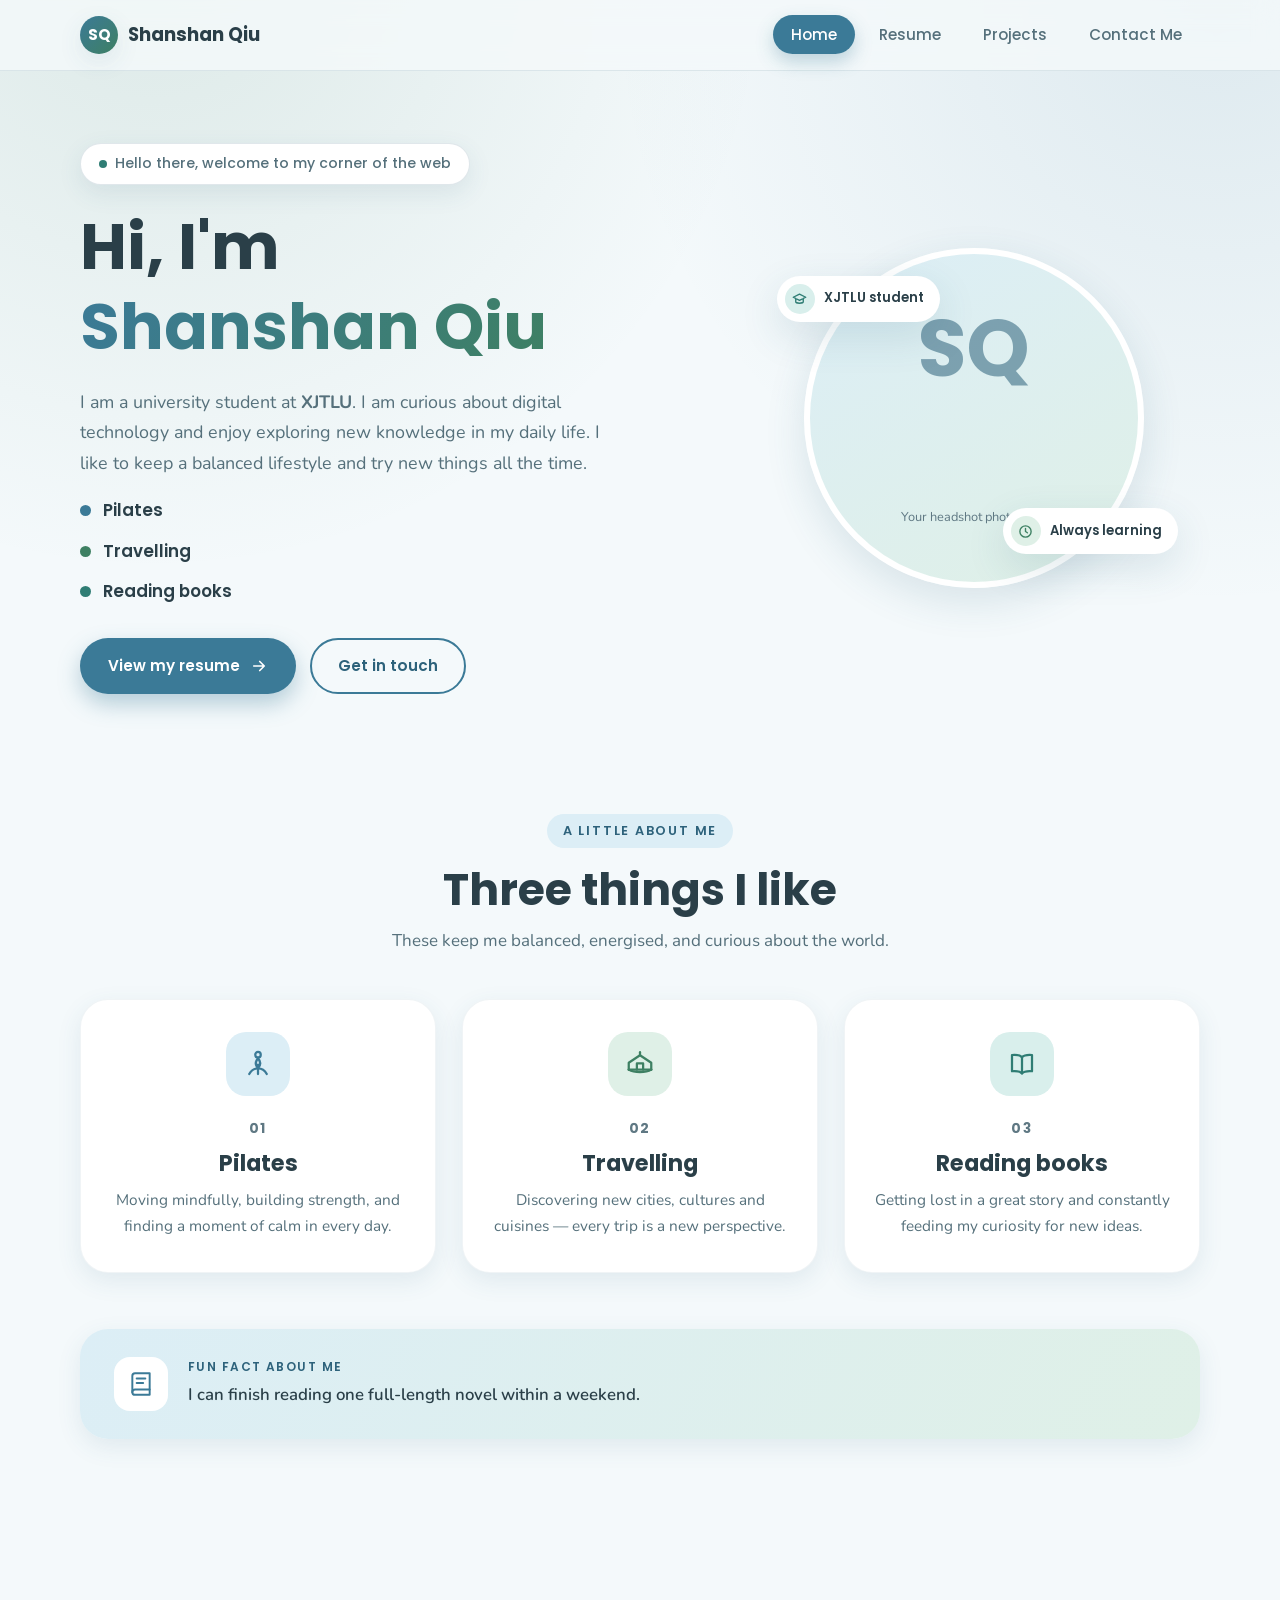
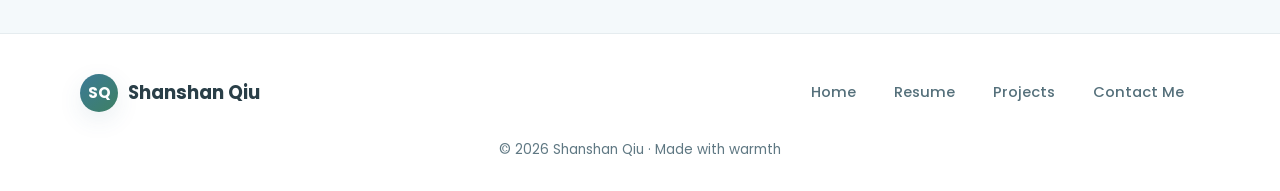
<file: index.html>
<!DOCTYPE html>
<html lang="en">
<head>
  <meta charset="UTF-8">
  <meta name="viewport" content="width=device-width, initial-scale=1.0">
  <title>Shanshan Qiu · Personal Website</title>
  <meta name="description" content="Hello, I'm Shanshan Qiu — a university student at XJTLU who loves Pilates, travelling and reading.">
  <link rel="preconnect" href="https://fonts.googleapis.com">
  <link rel="preconnect" href="https://fonts.gstatic.com" crossorigin>
  <link href="https://fonts.googleapis.com/css2?family=Nunito:wght@400;500;600;700&family=Poppins:wght@500;600;700&display=swap" rel="stylesheet">
  <link rel="stylesheet" href="css/styles.css">
</head>
<body>

  <!-- ===== Header / navigation ===== -->
  <header class="site-header">
    <div class="container nav">
      <a class="logo" href="index.html">
        <span class="logo-mark">SQ</span>
        Shanshan Qiu
      </a>

      <button class="nav-toggle" aria-label="Toggle menu" aria-expanded="false">
        <span></span>
      </button>

      <ul class="nav-links" id="navLinks">
        <li><a href="index.html" class="active">Home</a></li>
        <li><a href="resume.html">Resume</a></li>
        <li><a href="projects.html">Projects</a></li>
        <li><a href="contact.html">Contact Me</a></li>
      </ul>
    </div>
  </header>

  <main>
    <!-- ===== Hero ===== -->
    <section class="hero">
      <div class="container hero-grid">
        <div class="hero-text reveal">
          <span class="hello-tag"><span class="dot"></span> Hello there, welcome to my corner of the web</span>
          <h1>Hi, I'm <span class="accent">Shanshan&nbsp;Qiu</span></h1>
          <p class="lead">
            I am a university student at <strong>XJTLU</strong>. I am curious about
            digital technology and enjoy exploring new knowledge in my daily life.
            I like to keep a balanced lifestyle and try new things all the time.
          </p>

          <ul class="hobby-list">
            <li class="h-pilates">Pilates</li>
            <li class="h-travel">Travelling</li>
            <li class="h-read">Reading books</li>
          </ul>

          <div class="hero-actions">
            <a class="btn btn-primary" href="resume.html">
              View my resume
              <svg viewBox="0 0 24 24" fill="none" stroke="currentColor" stroke-width="2.2" stroke-linecap="round" stroke-linejoin="round"><path d="M5 12h14M13 6l6 6-6 6"/></svg>
            </a>
            <a class="btn btn-outline" href="contact.html">Get in touch</a>
          </div>
        </div>

        <div class="hero-photo reveal">
          <div class="headshot">
            <div class="headshot-circle">
              <!-- ============================================================
                   YOUR HEADSHOT:
                   Replace the placeholder below by adding your photo file to
                   the "assets" folder (e.g. assets/headshot.jpg) and then
                   uncomment this line (and delete the .headshot-initials div):
                   <img class="headshot-img" src="assets/headshot.jpg" alt="Portrait of Shanshan Qiu">
                   ============================================================ -->
              <span class="headshot-initials">SQ</span>
              <span class="headshot-hint">Your headshot photo here</span>
            </div>

            <span class="headshot-badge b1">
              <span class="emoji-dot" style="background:var(--sage-soft);color:var(--sage);">
                <svg viewBox="0 0 24 24" width="15" height="15" fill="none" stroke="currentColor" stroke-width="2.2" stroke-linecap="round" stroke-linejoin="round"><path d="M22 10L12 5 2 10l10 5 10-5zM6 12v5c0 1 2.7 2.5 6 2.5s6-1.5 6-2.5v-5"/></svg>
              </span>
              XJTLU student
            </span>
            <span class="headshot-badge b2">
              <span class="emoji-dot" style="background:var(--gold-soft);color:var(--gold);">
                <svg viewBox="0 0 24 24" width="15" height="15" fill="none" stroke="currentColor" stroke-width="2.2" stroke-linecap="round" stroke-linejoin="round"><circle cx="12" cy="12" r="9"/><path d="M12 7v5l3 2"/></svg>
              </span>
              Always learning
            </span>
          </div>
        </div>
      </div>
    </section>

    <!-- ===== Three things I like ===== -->
    <section class="section">
      <div class="container">
        <div class="section-head reveal">
          <span class="eyebrow">A little about me</span>
          <h2>Three things I like</h2>
          <p>These keep me balanced, energised, and curious about the world.</p>
        </div>

        <div class="likes-grid">
          <article class="card like-card reveal">
            <div class="like-icon coral">
              <!-- Pilates icon -->
              <svg viewBox="0 0 24 24" fill="none" stroke="currentColor" stroke-width="1.8" stroke-linecap="round" stroke-linejoin="round">
                <circle cx="12" cy="4.5" r="2.2"/>
                <path d="M12 7.5c-2.2 2.4-2.2 5.5 0 8 2.2-2.5 2.2-5.6 0-8z"/>
                <path d="M5 20c1.6-3 4-4.5 7-4.5s5.4 1.5 7 4.5"/>
                <path d="M12 12.5V20"/>
              </svg>
            </div>
            <span class="like-num">01</span>
            <h3>Pilates</h3>
            <p>Moving mindfully, building strength, and finding a moment of calm in every day.</p>
          </article>

          <article class="card like-card reveal">
            <div class="like-icon gold">
              <!-- Travelling icon -->
              <svg viewBox="0 0 24 24" fill="none" stroke="currentColor" stroke-width="1.8" stroke-linecap="round" stroke-linejoin="round">
                <path d="M21 16.5c-2.3 1.4-5.2 2-9 2s-6.7-.6-9-2"/>
                <path d="M3 16.5h18"/>
                <path d="M3 16.5V11l9-6 9 6v5.5"/>
                <path d="M9.5 16.5v-5h5v5"/>
                <path d="M12 5V2.5"/>
              </svg>
            </div>
            <span class="like-num">02</span>
            <h3>Travelling</h3>
            <p>Discovering new cities, cultures and cuisines — every trip is a new perspective.</p>
          </article>

          <article class="card like-card reveal">
            <div class="like-icon sage">
              <!-- Reading books icon -->
              <svg viewBox="0 0 24 24" fill="none" stroke="currentColor" stroke-width="1.8" stroke-linecap="round" stroke-linejoin="round">
                <path d="M12 6.5C10.5 5 8 4.5 4 4.8v13c4-.3 6.5.2 8 1.7 1.5-1.5 4-2 8-1.7v-13c-4-.3-6.5.2-8 1.7z"/>
                <path d="M12 6.5v13"/>
              </svg>
            </div>
            <span class="like-num">03</span>
            <h3>Reading books</h3>
            <p>Getting lost in a great story and constantly feeding my curiosity for new ideas.</p>
          </article>
        </div>

        <!-- Fun fact -->
        <div class="funfact reveal" style="margin-top:56px;">
          <div class="funfact-icon">
            <svg viewBox="0 0 24 24" fill="none" stroke="currentColor" stroke-width="1.8" stroke-linecap="round" stroke-linejoin="round">
              <path d="M4 19.5A2.5 2.5 0 0 1 6.5 17H20"/>
              <path d="M6.5 2H20v20H6.5A2.5 2.5 0 0 1 4 19.5v-15A2.5 2.5 0 0 1 6.5 2z"/>
              <path d="M8 7h8M8 11h6"/>
            </svg>
          </div>
          <div>
            <small>Fun fact about me</small>
            <p>I can finish reading one full-length novel within a weekend.</p>
          </div>
        </div>
      </div>
    </section>
  </main>

  <!-- ===== Footer ===== -->
  <footer class="site-footer">
    <div class="container footer-inner">
      <a class="logo" href="index.html">
        <span class="logo-mark">SQ</span>
        Shanshan Qiu
      </a>
      <ul class="footer-links">
        <li><a href="index.html">Home</a></li>
        <li><a href="resume.html">Resume</a></li>
        <li><a href="projects.html">Projects</a></li>
        <li><a href="contact.html">Contact Me</a></li>
      </ul>
      <p class="copyright">© <span id="year"></span> Shanshan Qiu · Made with warmth</p>
    </div>
  </footer>

  <script src="js/main.js"></script>
</body>
</html>
</file>
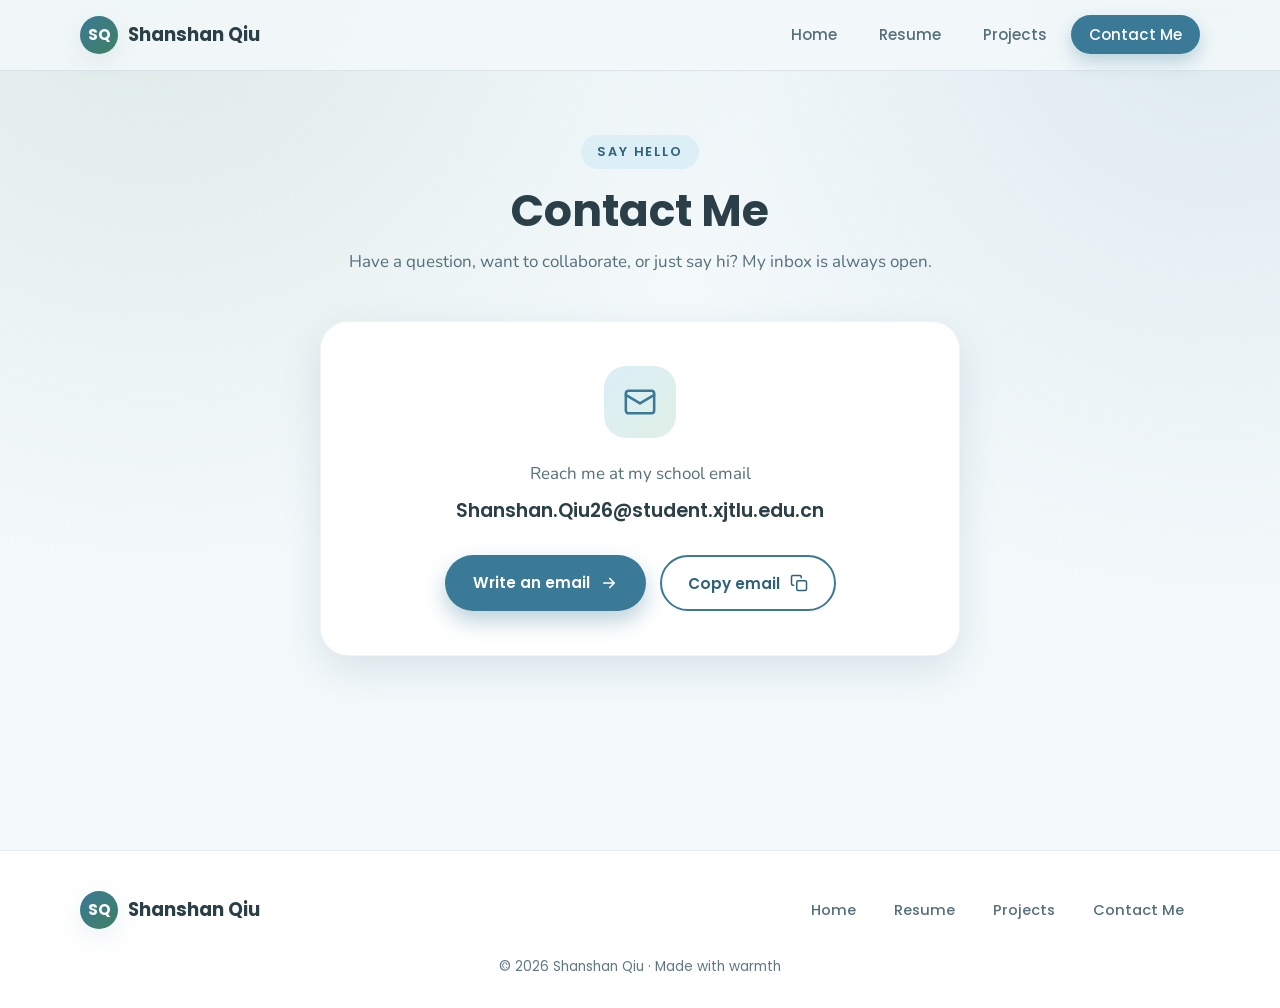
<file: contact.html>
<!DOCTYPE html>
<html lang="en">
<head>
  <meta charset="UTF-8">
  <meta name="viewport" content="width=device-width, initial-scale=1.0">
  <title>Contact Me · Shanshan Qiu</title>
  <meta name="description" content="Get in touch with Shanshan Qiu by email.">
  <link rel="preconnect" href="https://fonts.googleapis.com">
  <link rel="preconnect" href="https://fonts.gstatic.com" crossorigin>
  <link href="https://fonts.googleapis.com/css2?family=Nunito:wght@400;500;600;700&family=Poppins:wght@500;600;700&display=swap" rel="stylesheet">
  <link rel="stylesheet" href="css/styles.css">
</head>
<body>

  <!-- ===== Header / navigation ===== -->
  <header class="site-header">
    <div class="container nav">
      <a class="logo" href="index.html">
        <span class="logo-mark">SQ</span>
        Shanshan Qiu
      </a>

      <button class="nav-toggle" aria-label="Toggle menu" aria-expanded="false">
        <span></span>
      </button>

      <ul class="nav-links" id="navLinks">
        <li><a href="index.html">Home</a></li>
        <li><a href="resume.html">Resume</a></li>
        <li><a href="projects.html">Projects</a></li>
        <li><a href="contact.html" class="active">Contact Me</a></li>
      </ul>
    </div>
  </header>

  <main>
    <section class="section">
      <div class="container">
        <div class="section-head reveal">
          <span class="eyebrow">Say hello</span>
          <h2>Contact Me</h2>
          <p>Have a question, want to collaborate, or just say hi? My inbox is always open.</p>
        </div>

        <div class="contact-wrap reveal">
          <div class="contact-card">
            <div class="mail-icon">
              <svg viewBox="0 0 24 24" fill="none" stroke="currentColor" stroke-width="1.8" stroke-linecap="round" stroke-linejoin="round"><rect x="2" y="4" width="20" height="16" rx="2"/><path d="m22 7-10 6L2 7"/></svg>
            </div>
            <p style="margin-bottom:6px;">Reach me at my school email</p>
            <p class="contact-email">Shanshan.Qiu26@student.xjtlu.edu.cn</p>

            <div class="contact-actions">
              <a class="btn btn-primary" href="mailto:Shanshan.Qiu26@student.xjtlu.edu.cn">
                Write an email
                <svg viewBox="0 0 24 24" fill="none" stroke="currentColor" stroke-width="2.2" stroke-linecap="round" stroke-linejoin="round"><path d="M5 12h14M13 6l6 6-6 6"/></svg>
              </a>
              <button class="btn btn-outline" id="copyEmail" data-email="Shanshan.Qiu26@student.xjtlu.edu.cn" type="button">
                Copy email
                <svg viewBox="0 0 24 24" fill="none" stroke="currentColor" stroke-width="2" stroke-linecap="round" stroke-linejoin="round"><rect x="9" y="9" width="13" height="13" rx="2"/><path d="M5 15H4a2 2 0 0 1-2-2V4a2 2 0 0 1 2-2h9a2 2 0 0 1 2 2v1"/></svg>
              </button>
            </div>
          </div>
        </div>
      </div>
    </section>
  </main>

  <!-- ===== Footer ===== -->
  <footer class="site-footer">
    <div class="container footer-inner">
      <a class="logo" href="index.html">
        <span class="logo-mark">SQ</span>
        Shanshan Qiu
      </a>
      <ul class="footer-links">
        <li><a href="index.html">Home</a></li>
        <li><a href="resume.html">Resume</a></li>
        <li><a href="projects.html">Projects</a></li>
        <li><a href="contact.html">Contact Me</a></li>
      </ul>
      <p class="copyright">© <span id="year"></span> Shanshan Qiu · Made with warmth</p>
    </div>
  </footer>

  <!-- Toast for copy confirmation -->
  <div class="toast" id="toast">Email copied to clipboard</div>

  <script src="js/main.js"></script>
</body>
</html>
</file>
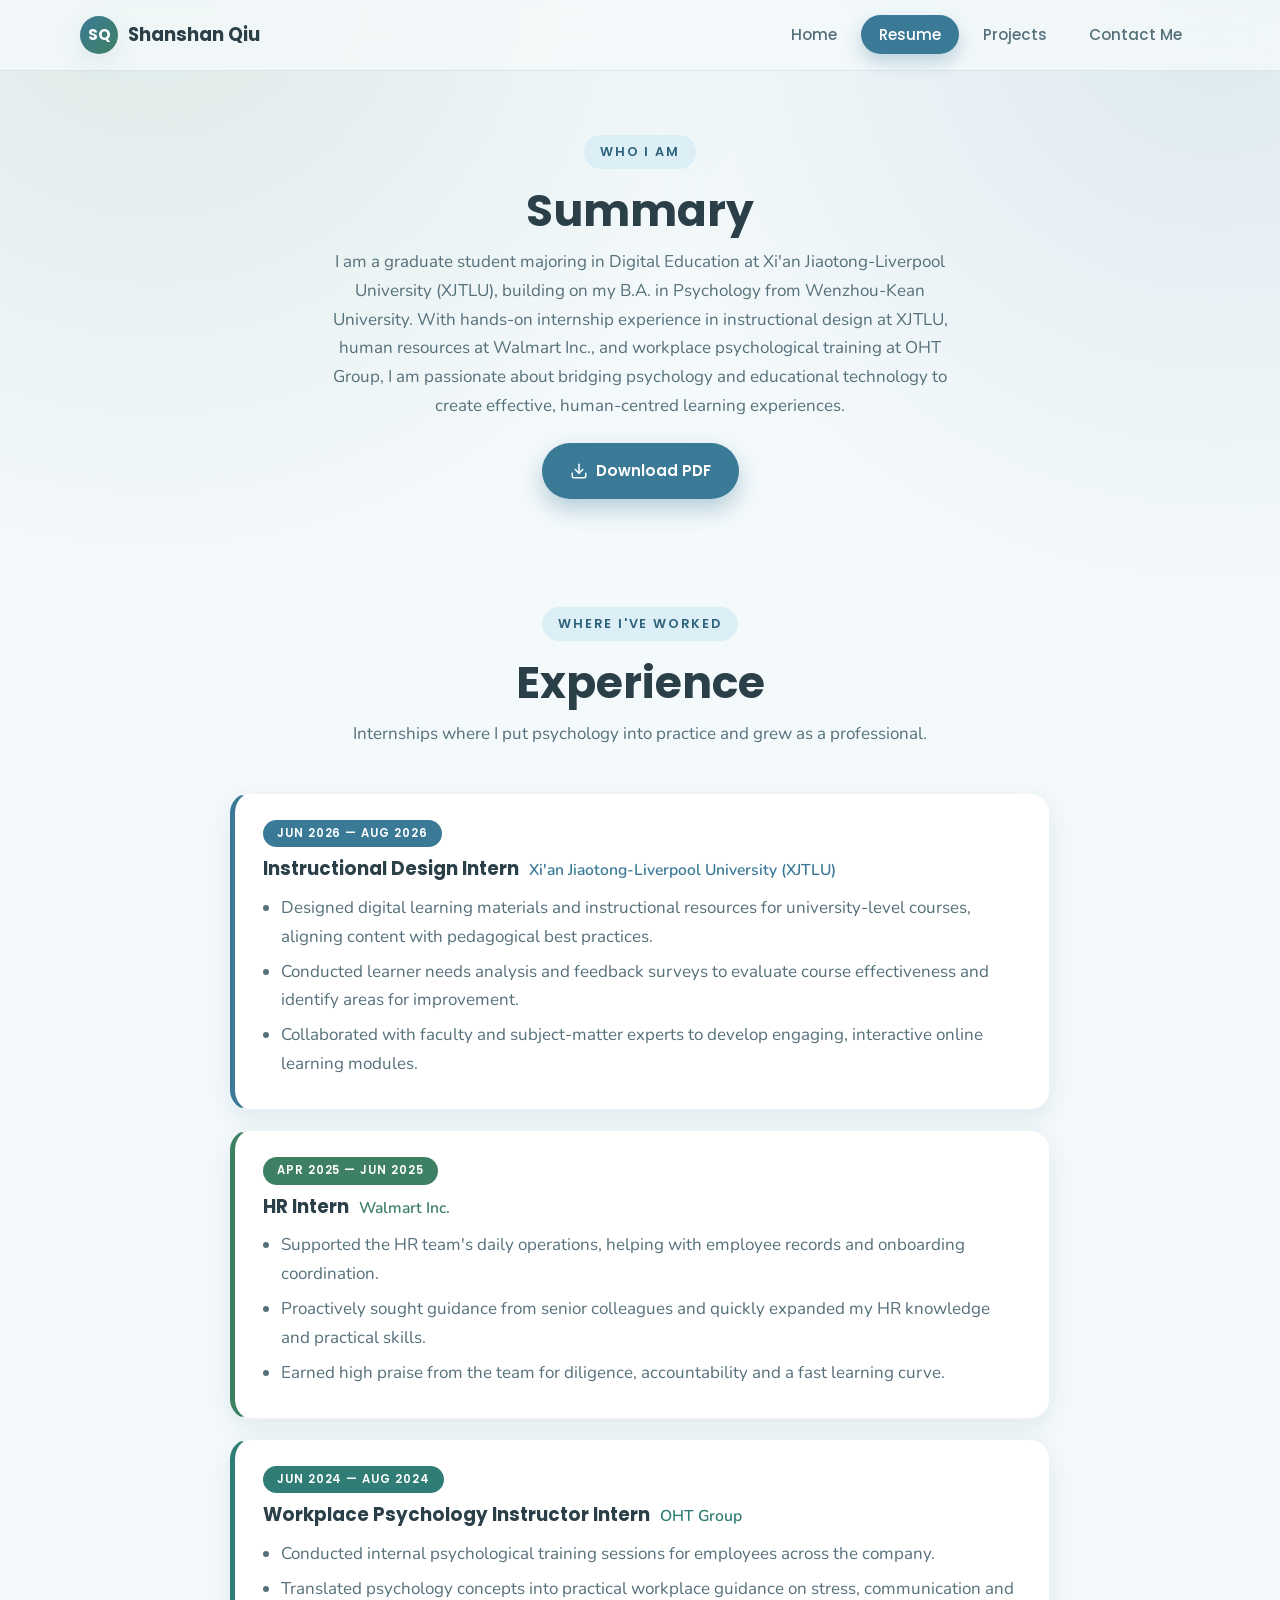
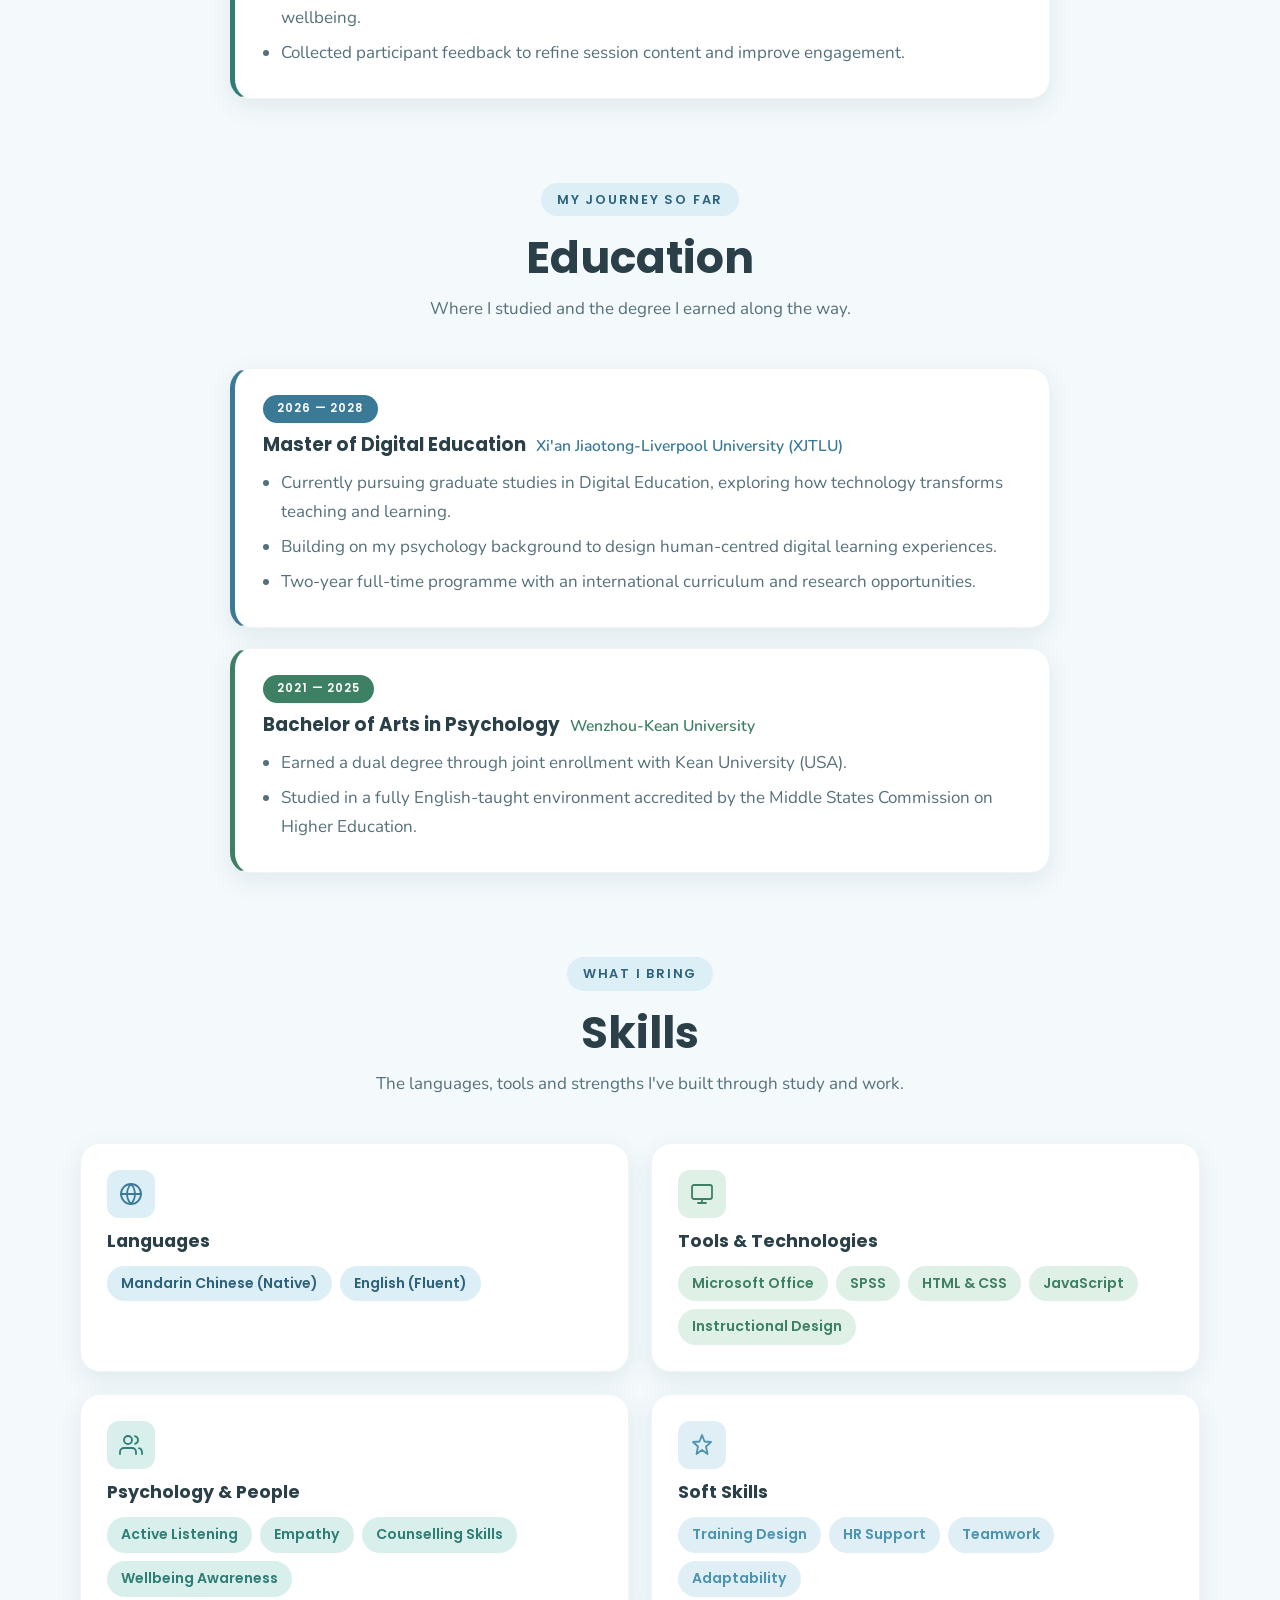
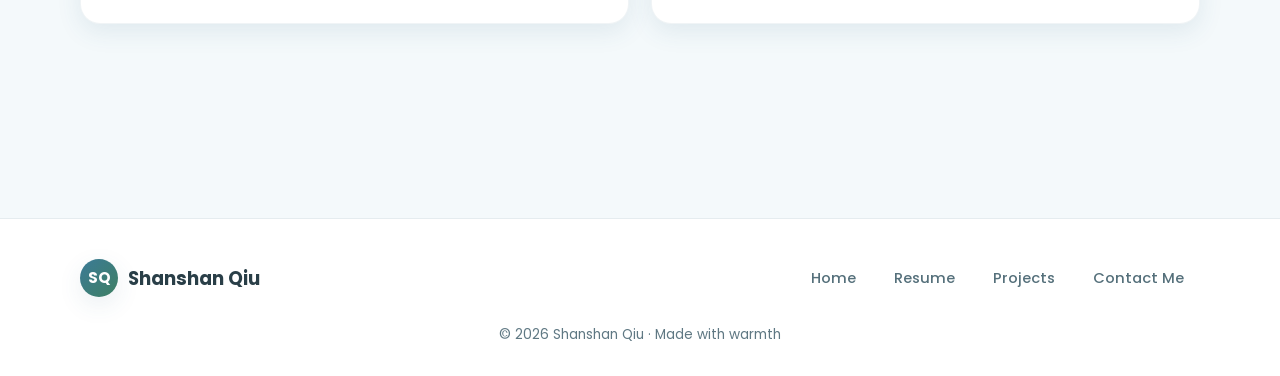
<file: resume.html>
<!DOCTYPE html>
<html lang="en" class="no-js">
<head>
  <meta charset="UTF-8">
  <meta name="viewport" content="width=device-width, initial-scale=1.0">
  <title>Resume · Shanshan Qiu</title>
  <meta name="description" content="Resume of Shanshan Qiu — summary, experience, education and skills.">
  <script>document.documentElement.classList.remove('no-js');</script>
  <link rel="preconnect" href="https://fonts.googleapis.com">
  <link rel="preconnect" href="https://fonts.gstatic.com" crossorigin>
  <link href="https://fonts.googleapis.com/css2?family=Nunito:wght@400;500;600;700&family=Poppins:wght@500;600;700&display=swap" rel="stylesheet">
  <link rel="stylesheet" href="css/styles.css">
  <noscript><style>.reveal { opacity: 1 !important; transform: none !important; }</style></noscript>
</head>
<body>

  <!-- ===== Header / navigation ===== -->
  <header class="site-header">
    <div class="container nav">
      <a class="logo" href="index.html">
        <span class="logo-mark">SQ</span>
        Shanshan Qiu
      </a>

      <button class="nav-toggle" aria-label="Toggle menu" aria-expanded="false">
        <span></span>
      </button>

      <ul class="nav-links" id="navLinks">
        <li><a href="index.html">Home</a></li>
        <li><a href="resume.html" class="active">Resume</a></li>
        <li><a href="projects.html">Projects</a></li>
        <li><a href="contact.html">Contact Me</a></li>
      </ul>
    </div>
  </header>

  <main>
    <!-- ===== Summary ===== -->
    <section class="section">
      <div class="container">
        <div class="section-head reveal">
          <span class="eyebrow">Who I am</span>
          <h2>Summary</h2>
          <p>I am a graduate student majoring in Digital Education at Xi'an Jiaotong-Liverpool University (XJTLU), building on my B.A. in Psychology from Wenzhou-Kean University. With hands-on internship experience in instructional design at XJTLU, human resources at Walmart Inc., and workplace psychological training at OHT Group, I am passionate about bridging psychology and educational technology to create effective, human-centred learning experiences.</p>
          <a class="btn btn-primary resume-download" href="resume.pdf" download>
            <svg viewBox="0 0 24 24" width="18" height="18" fill="none" stroke="currentColor" stroke-width="2" stroke-linecap="round" stroke-linejoin="round"><path d="M21 15v4a2 2 0 0 1-2 2H5a2 2 0 0 1-2-2v-4"/><polyline points="7 10 12 15 17 10"/><line x1="12" y1="15" x2="12" y2="3"/></svg>
            Download PDF
          </a>
        </div>
      </div>
    </section>

    <!-- ===== Experience ===== -->
    <section class="section" style="padding-top:0;">
      <div class="container">
        <div class="section-head reveal">
          <span class="eyebrow">Where I've worked</span>
          <h2>Experience</h2>
          <p>Internships where I put psychology into practice and grew as a professional.</p>
        </div>

        <div class="timeline reveal">
          <div class="tl-item">
            <span class="tl-date">Jun 2026 — Aug 2026</span>
            <div class="tl-head">
              <h3>Instructional Design Intern</h3>
              <span class="tl-place" style="color:var(--terracotta);">Xi'an Jiaotong-Liverpool University (XJTLU)</span>
            </div>
            <ul>
              <li>Designed digital learning materials and instructional resources for university-level courses, aligning content with pedagogical best practices.</li>
              <li>Conducted learner needs analysis and feedback surveys to evaluate course effectiveness and identify areas for improvement.</li>
              <li>Collaborated with faculty and subject-matter experts to develop engaging, interactive online learning modules.</li>
            </ul>
          </div>

          <div class="tl-item">
            <span class="tl-date">Apr 2025 — Jun 2025</span>
            <div class="tl-head">
              <h3>HR Intern</h3>
              <span class="tl-place" style="color:var(--gold);">Walmart Inc.</span>
            </div>
            <ul>
              <li>Supported the HR team's daily operations, helping with employee records and onboarding coordination.</li>
              <li>Proactively sought guidance from senior colleagues and quickly expanded my HR knowledge and practical skills.</li>
              <li>Earned high praise from the team for diligence, accountability and a fast learning curve.</li>
            </ul>
          </div>

          <div class="tl-item">
            <span class="tl-date">Jun 2024 — Aug 2024</span>
            <div class="tl-head">
              <h3>Workplace Psychology Instructor Intern</h3>
              <span class="tl-place" style="color:var(--sage);">OHT Group</span>
            </div>
            <ul>
              <li>Conducted internal psychological training sessions for employees across the company.</li>
              <li>Translated psychology concepts into practical workplace guidance on stress, communication and wellbeing.</li>
              <li>Collected participant feedback to refine session content and improve engagement.</li>
            </ul>
          </div>
        </div>
      </div>
    </section>

    <!-- ===== Education ===== -->
    <section class="section" style="padding-top:0;">
      <div class="container">
        <div class="section-head reveal">
          <span class="eyebrow">My journey so far</span>
          <h2>Education</h2>
          <p>Where I studied and the degree I earned along the way.</p>
        </div>

        <div class="timeline reveal">
          <div class="tl-item">
            <span class="tl-date">2026 — 2028</span>
            <div class="tl-head">
              <h3>Master of Digital Education</h3>
              <span class="tl-place" style="color:var(--terracotta);">Xi'an Jiaotong-Liverpool University (XJTLU)</span>
            </div>
            <ul>
              <li>Currently pursuing graduate studies in Digital Education, exploring how technology transforms teaching and learning.</li>
              <li>Building on my psychology background to design human-centred digital learning experiences.</li>
              <li>Two-year full-time programme with an international curriculum and research opportunities.</li>
            </ul>
          </div>

          <div class="tl-item">
            <span class="tl-date">2021 — 2025</span>
            <div class="tl-head">
              <h3>Bachelor of Arts in Psychology</h3>
              <span class="tl-place" style="color:var(--gold);">Wenzhou-Kean University</span>
            </div>
            <ul>
              <li>Earned a dual degree through joint enrollment with Kean University (USA).</li>
              <li>Studied in a fully English-taught environment accredited by the Middle States Commission on Higher Education.</li>
            </ul>
          </div>
        </div>
      </div>
    </section>

    <!-- ===== Skills ===== -->
    <section class="section" style="padding-top:0;">
      <div class="container">
        <div class="section-head reveal">
          <span class="eyebrow">What I bring</span>
          <h2>Skills</h2>
          <p>The languages, tools and strengths I've built through study and work.</p>
        </div>

        <div class="skills-grid">
          <article class="skill-card reveal">
            <div class="skill-icon" style="background:var(--terracotta-soft);color:var(--terracotta);">
              <svg viewBox="0 0 24 24" width="24" height="24" fill="none" stroke="currentColor" stroke-width="1.8" stroke-linecap="round" stroke-linejoin="round"><circle cx="12" cy="12" r="10"/><path d="M2 12h20M12 2a15.3 15.3 0 0 1 4 10 15.3 15.3 0 0 1-4 10 15.3 15.3 0 0 1-4-10 15.3 15.3 0 0 1 4-10z"/></svg>
            </div>
            <h3>Languages</h3>
            <div class="skill-tags">
              <span class="skill-tag" style="background:var(--terracotta-soft);color:var(--terracotta-dark);">Mandarin Chinese (Native)</span>
              <span class="skill-tag" style="background:var(--terracotta-soft);color:var(--terracotta-dark);">English (Fluent)</span>
            </div>
          </article>

          <article class="skill-card reveal">
            <div class="skill-icon" style="background:var(--gold-soft);color:var(--gold);">
              <svg viewBox="0 0 24 24" width="24" height="24" fill="none" stroke="currentColor" stroke-width="1.8" stroke-linecap="round" stroke-linejoin="round"><rect x="2" y="3" width="20" height="14" rx="2"/><path d="M8 21h8M12 17v4"/></svg>
            </div>
            <h3>Tools &amp; Technologies</h3>
            <div class="skill-tags">
              <span class="skill-tag" style="background:var(--gold-soft);color:var(--gold);">Microsoft Office</span>
              <span class="skill-tag" style="background:var(--gold-soft);color:var(--gold);">SPSS</span>
              <span class="skill-tag" style="background:var(--gold-soft);color:var(--gold);">HTML &amp; CSS</span>
              <span class="skill-tag" style="background:var(--gold-soft);color:var(--gold);">JavaScript</span>
              <span class="skill-tag" style="background:var(--gold-soft);color:var(--gold);">Instructional Design</span>
            </div>
          </article>

          <article class="skill-card reveal">
            <div class="skill-icon" style="background:var(--sage-soft);color:var(--sage);">
              <svg viewBox="0 0 24 24" width="24" height="24" fill="none" stroke="currentColor" stroke-width="1.8" stroke-linecap="round" stroke-linejoin="round"><path d="M17 21v-2a4 4 0 0 0-4-4H5a4 4 0 0 0-4 4v2"/><circle cx="9" cy="7" r="4"/><path d="M23 21v-2a4 4 0 0 0-3-3.87"/><path d="M16 3.13a4 4 0 0 1 0 7.75"/></svg>
            </div>
            <h3>Psychology &amp; People</h3>
            <div class="skill-tags">
              <span class="skill-tag" style="background:var(--sage-soft);color:var(--sage);">Active Listening</span>
              <span class="skill-tag" style="background:var(--sage-soft);color:var(--sage);">Empathy</span>
              <span class="skill-tag" style="background:var(--sage-soft);color:var(--sage);">Counselling Skills</span>
              <span class="skill-tag" style="background:var(--sage-soft);color:var(--sage);">Wellbeing Awareness</span>
            </div>
          </article>

          <article class="skill-card reveal">
            <div class="skill-icon" style="background:var(--lavender-soft);color:var(--lavender);">
              <svg viewBox="0 0 24 24" width="24" height="24" fill="none" stroke="currentColor" stroke-width="1.8" stroke-linecap="round" stroke-linejoin="round"><path d="M12 2l2.5 6.5L21 9l-5 4.5L17.5 21 12 17l-5.5 4L8 13.5 3 9l6.5-.5L12 2z"/></svg>
            </div>
            <h3>Soft Skills</h3>
            <div class="skill-tags">
              <span class="skill-tag" style="background:var(--lavender-soft);color:var(--lavender);">Training Design</span>
              <span class="skill-tag" style="background:var(--lavender-soft);color:var(--lavender);">HR Support</span>
              <span class="skill-tag" style="background:var(--lavender-soft);color:var(--lavender);">Teamwork</span>
              <span class="skill-tag" style="background:var(--lavender-soft);color:var(--lavender);">Adaptability</span>
            </div>
          </article>
        </div>
      </div>
    </section>
  </main>

  <!-- ===== Footer ===== -->
  <footer class="site-footer">
    <div class="container footer-inner">
      <a class="logo" href="index.html">
        <span class="logo-mark">SQ</span>
        Shanshan Qiu
      </a>
      <ul class="footer-links">
        <li><a href="index.html">Home</a></li>
        <li><a href="resume.html">Resume</a></li>
        <li><a href="projects.html">Projects</a></li>
        <li><a href="contact.html">Contact Me</a></li>
      </ul>
      <p class="copyright">© <span id="year"></span> Shanshan Qiu · Made with warmth</p>
    </div>
  </footer>

  <script src="js/main.js"></script>
</body>
</html>
</file>
<file: css/styles.css>
/* ============================================
   Shanshan Qiu — Personal Website
   Soft blue & green theme · fully responsive
   ============================================ */

/* ---------- Design tokens ---------- */
:root {
  /* Soft blue & green palette */
  --cream:        #f4f9fb;
  --cream-deep:   #e6f1f5;
  --white:        #ffffff;
  /* Primary — muted soft blue (deep enough for white text) */
  --terracotta:   #3b7a97;
  --terracotta-dark: #2d627b;
  --terracotta-soft: #dceef6;
  /* Secondary — soft sage green */
  --gold:         #3e8063;
  --gold-soft:    #dff0e7;
  /* Teal accent */
  --sage:         #2f7d74;
  --sage-soft:    #d9efec;
  /* Calm aqua-blue accent */
  --lavender:     #4c93ad;
  --lavender-soft:#e0eef6;

  --ink:          #2a3f48;
  --ink-soft:     #55707b;
  --ink-faint:    #5f7883;

  --radius-sm: 12px;
  --radius:    20px;
  --radius-lg: 28px;
  --radius-pill: 999px;

  --shadow-soft: 0 8px 24px rgba(46, 98, 123, 0.10);
  --shadow-card: 0 14px 40px rgba(46, 98, 123, 0.14);
  --shadow-lift: 0 20px 50px rgba(46, 98, 123, 0.20);

  --font-body: "Nunito", "Segoe UI", "Helvetica Neue", Arial, sans-serif;
  --font-head: "Poppins", "Segoe UI", "Helvetica Neue", Arial, sans-serif;

  --maxw: 1120px;
}

/* ---------- Reset & base ---------- */
*, *::before, *::after { box-sizing: border-box; margin: 0; padding: 0; }

html { scroll-behavior: smooth; }

body {
  font-family: var(--font-body);
  color: var(--ink);
  background-color: var(--cream);
  line-height: 1.7;
  font-size: 17px;
  -webkit-font-smoothing: antialiased;
  /* subtle soft blue-green texture */
  background-image:
    radial-gradient(circle at 12% -5%, rgba(62, 128, 99, 0.13), transparent 42%),
    radial-gradient(circle at 95% 0%, rgba(59, 122, 151, 0.12), transparent 40%);
  background-attachment: fixed;
}

img { max-width: 100%; display: block; }
a { color: var(--terracotta-dark); text-decoration: none; }
a:hover { color: var(--terracotta); }

h1, h2, h3, h4 {
  font-family: var(--font-head);
  color: var(--ink);
  line-height: 1.25;
  font-weight: 700;
}

h1 { font-size: clamp(2.6rem, 6vw, 4rem); }
h2 { font-size: clamp(2rem, 4.2vw, 2.75rem); }
h3 { font-size: 1.4rem; }
h4 { font-size: 1.15rem; }

p { color: var(--ink-soft); }

::selection { background: var(--terracotta-soft); color: var(--terracotta-dark); }

/* ---------- Layout helpers ---------- */
.container {
  width: min(var(--maxw), 90%);
  margin-inline: auto;
}

.section { padding: 64px 0; }

.section-head {
  text-align: center;
  max-width: 620px;
  margin: 0 auto 44px;
}

.eyebrow {
  display: inline-block;
  font-family: var(--font-head);
  font-size: 0.8rem;
  font-weight: 600;
  letter-spacing: 0.14em;
  text-transform: uppercase;
  color: var(--terracotta-dark);
  background: var(--terracotta-soft);
  padding: 6px 16px;
  border-radius: var(--radius-pill);
  margin-bottom: 14px;
}

.section-head p { margin-top: 10px; }

/* ---------- Buttons ---------- */
.btn {
  display: inline-flex;
  align-items: center;
  gap: 10px;
  font-family: var(--font-head);
  font-weight: 600;
  font-size: 0.95rem;
  padding: 13px 26px;
  border-radius: var(--radius-pill);
  border: 2px solid transparent;
  cursor: pointer;
  transition: transform 0.18s ease, box-shadow 0.18s ease, background 0.18s ease;
}
.btn svg { width: 18px; height: 18px; }

.btn-primary {
  background: var(--terracotta);
  color: #fff;
  box-shadow: 0 10px 22px rgba(59, 122, 151, 0.35);
}
.btn-primary:hover { background: var(--terracotta-dark); color: #fff; transform: translateY(-2px); }

.btn-outline {
  background: transparent;
  color: var(--terracotta-dark);
  border-color: var(--terracotta);
}
.btn-outline:hover { background: var(--terracotta-soft); transform: translateY(-2px); }

.btn-light {
  background: #fff;
  color: var(--terracotta-dark);
}
.btn-light:hover { transform: translateY(-2px); box-shadow: var(--shadow-soft); }

/* ---------- Header / navigation ---------- */
.site-header {
  position: sticky;
  top: 0;
  z-index: 100;
  background: rgba(244, 249, 251, 0.82);
  backdrop-filter: blur(12px);
  -webkit-backdrop-filter: blur(12px);
  border-bottom: 1px solid rgba(46, 98, 123, 0.12);
}

.nav {
  display: flex;
  align-items: center;
  justify-content: space-between;
  padding: 16px 0;
}

.logo {
  font-family: var(--font-head);
  font-weight: 700;
  font-size: 1.15rem;
  color: var(--ink);
  display: flex;
  align-items: center;
  gap: 10px;
}
.logo-mark {
  width: 38px;
  height: 38px;
  border-radius: 50%;
  background: linear-gradient(135deg, var(--terracotta), var(--gold));
  color: #fff;
  display: grid;
  place-items: center;
  font-size: 0.95rem;
  font-weight: 700;
  box-shadow: var(--shadow-soft);
}
.logo:hover { color: var(--ink); }

.nav-links {
  display: flex;
  align-items: center;
  gap: 6px;
  list-style: none;
}
.nav-links a {
  font-family: var(--font-head);
  font-size: 0.95rem;
  font-weight: 500;
  color: var(--ink-soft);
  padding: 9px 18px;
  border-radius: var(--radius-pill);
  transition: background 0.15s ease, color 0.15s ease;
}
.nav-links a:hover { color: var(--terracotta-dark); background: var(--terracotta-soft); }
.nav-links a.active {
  color: #fff;
  background: var(--terracotta);
  box-shadow: 0 8px 18px rgba(59, 122, 151, 0.3);
}

/* Hamburger (mobile only) */
.nav-toggle {
  display: none;
  width: 46px;
  height: 46px;
  border: none;
  background: var(--terracotta-soft);
  border-radius: 50%;
  cursor: pointer;
  place-items: center;
}
.nav-toggle span,
.nav-toggle span::before,
.nav-toggle span::after {
  content: "";
  display: block;
  width: 20px;
  height: 2px;
  background: var(--terracotta-dark);
  border-radius: 2px;
  position: relative;
  transition: transform 0.25s ease, top 0.25s ease;
}
.nav-toggle span::before { position: absolute; top: -6px; }
.nav-toggle span::after  { position: absolute; top: 6px; }
.nav-toggle.open span { background: transparent; }
.nav-toggle.open span::before { top: 0; transform: rotate(45deg); }
.nav-toggle.open span::after  { top: 0; transform: rotate(-45deg); }

/* ---------- Hero (homepage) ---------- */
.hero { padding: 72px 0 56px; }
.hero-grid {
  display: grid;
  grid-template-columns: 1.15fr 0.85fr;
  gap: 56px;
  align-items: center;
}
.hello-tag {
  display: inline-flex;
  align-items: center;
  gap: 8px;
  background: var(--white);
  border: 1px solid rgba(46, 98, 123, 0.15);
  color: var(--ink-soft);
  font-family: var(--font-head);
  font-size: 0.88rem;
  font-weight: 500;
  padding: 8px 18px;
  border-radius: var(--radius-pill);
  box-shadow: var(--shadow-soft);
  margin-bottom: 22px;
}
.hello-tag .dot { width: 8px; height: 8px; border-radius: 50%; background: var(--sage); }

.hero h1 .wave { display: inline-block; transform-origin: 70% 70%; }
.hero h1 .accent {
  background: linear-gradient(120deg, var(--terracotta), var(--gold));
  -webkit-background-clip: text;
  background-clip: text;
  -webkit-text-fill-color: transparent;
  color: transparent;
}
.hero .lead {
  font-size: 1.12rem;
  margin: 20px 0 18px;
  max-width: 520px;
}

/* Favourite-hobbies bulleted list */
.hobby-list {
  list-style: none;
  margin: 0 0 32px;
  padding: 0;
  display: flex;
  flex-direction: column;
  align-items: flex-start;
  gap: 12px;
  max-width: 520px;
}
.hobby-list li {
  display: inline-flex;
  align-items: center;
  gap: 12px;
  font-family: var(--font-head);
  font-weight: 600;
  font-size: 1.05rem;
  color: var(--ink);
}
.hobby-list li::before {
  content: "";
  width: 11px;
  height: 11px;
  border-radius: 50%;
  flex-shrink: 0;
}
.hobby-list .h-pilates::before { background: var(--terracotta); }
.hobby-list .h-travel::before  { background: var(--gold); }
.hobby-list .h-read::before    { background: var(--sage); }

.hero-actions { display: flex; flex-wrap: wrap; gap: 14px; }

/* Headshot area */
.hero-photo { display: flex; justify-content: center; }
.headshot {
  position: relative;
  width: min(340px, 78vw);
  aspect-ratio: 1;
}
.headshot-circle {
  position: absolute;
  inset: 0;
  border-radius: 50%;
  background: linear-gradient(150deg, var(--terracotta-soft), var(--gold-soft));
  border: 6px solid #fff;
  box-shadow: var(--shadow-card);
  display: grid;
  place-items: center;
  text-align: center;
  overflow: hidden;
}
.headshot-img {
  position: absolute;
  inset: 0;
  width: 100%;
  height: 100%;
  object-fit: cover;
}
.headshot-initials {
  font-family: var(--font-head);
  font-size: 5rem;
  font-weight: 700;
  color: var(--terracotta-dark);
  opacity: 0.55;
  line-height: 1;
}
.headshot-hint {
  display: block;
  font-size: 0.8rem;
  color: var(--ink-faint);
  margin-top: 10px;
  padding: 0 20px;
}
.headshot-badge {
  position: absolute;
  background: #fff;
  border-radius: var(--radius-pill);
  padding: 8px 16px 8px 8px;
  display: inline-flex;
  align-items: center;
  gap: 9px;
  font-family: var(--font-head);
  font-size: 0.82rem;
  font-weight: 600;
  color: var(--ink);
  box-shadow: var(--shadow-card);
  white-space: nowrap;
}
.headshot-badge.b1 { top: 8%; left: -8%; }
.headshot-badge.b2 { bottom: 10%; right: -10%; }
.emoji-dot {
  width: 30px;
  height: 30px;
  border-radius: 50%;
  display: grid;
  place-items: center;
  flex-shrink: 0;
}

/* ---------- Cards / likes grid ---------- */
.likes-grid {
  display: grid;
  grid-template-columns: repeat(3, 1fr);
  gap: 26px;
}
.card {
  background: var(--white);
  border-radius: var(--radius-lg);
  padding: 32px 28px;
  box-shadow: var(--shadow-soft);
  border: 1px solid rgba(46, 98, 123, 0.07);
  transition: transform 0.22s ease, box-shadow 0.22s ease;
}
.card:hover { transform: translateY(-6px); box-shadow: var(--shadow-card); }

.like-card { text-align: center; position: relative; }
.like-icon {
  width: 64px;
  height: 64px;
  border-radius: 20px;
  display: grid;
  place-items: center;
  margin: 0 auto 18px;
}
.like-icon svg { width: 30px; height: 30px; }
.like-icon.coral { background: var(--terracotta-soft); color: var(--terracotta); }
.like-icon.gold  { background: var(--gold-soft); color: var(--gold); }
.like-icon.sage  { background: var(--sage-soft); color: var(--sage); }
.like-num {
  font-family: var(--font-head);
  font-size: 0.85rem;
  font-weight: 700;
  letter-spacing: 0.12em;
  color: var(--ink-faint);
}
.like-card h3 { margin: 6px 0 10px; }
.like-card p { font-size: 0.96rem; }

/* ---------- Fun fact ---------- */
.funfact {
  display: flex;
  align-items: center;
  gap: 20px;
  background: linear-gradient(120deg, var(--terracotta-soft), var(--gold-soft));
  border-radius: var(--radius-lg);
  padding: 28px 34px;
  box-shadow: var(--shadow-soft);
}
.funfact-icon {
  flex-shrink: 0;
  width: 54px;
  height: 54px;
  border-radius: 16px;
  background: #fff;
  color: var(--terracotta);
  display: grid;
  place-items: center;
}
.funfact-icon svg { width: 26px; height: 26px; }
.funfact small {
  display: block;
  font-family: var(--font-head);
  font-size: 0.75rem;
  font-weight: 600;
  letter-spacing: 0.12em;
  text-transform: uppercase;
  color: var(--terracotta-dark);
  margin-bottom: 4px;
}
.funfact p { color: var(--ink); font-weight: 600; font-size: 1.05rem; }

/* ---------- Resume page ---------- */

/* Download button */
.resume-download {
  display: inline-flex;
  align-items: center;
  gap: 8px;
  margin-top: 22px;
}

/* Experience — card-based timeline for quick scanning */
.timeline { position: relative; max-width: 820px; margin: 0 auto; }
.tl-item {
  position: relative;
  background: var(--white);
  border-radius: var(--radius);
  padding: 24px 28px;
  margin-bottom: 20px;
  box-shadow: var(--shadow-soft);
  border: 1px solid rgba(46, 98, 123, 0.07);
  border-left: 5px solid var(--terracotta);
  transition: transform 0.2s ease, box-shadow 0.2s ease;
}
.tl-item:hover { transform: translateX(4px); box-shadow: var(--shadow-card); }
.tl-item:nth-child(2n) { border-left-color: var(--gold); }
.tl-item:nth-child(3n) { border-left-color: var(--sage); }
.tl-item .tl-date {
  display: inline-block;
  font-family: var(--font-head);
  font-size: 0.72rem;
  font-weight: 600;
  letter-spacing: 0.08em;
  text-transform: uppercase;
  color: var(--white);
  background: var(--terracotta);
  padding: 4px 14px;
  border-radius: var(--radius-pill);
  margin-bottom: 10px;
}
.tl-item:nth-child(2n) .tl-date { background: var(--gold); }
.tl-item:nth-child(3n) .tl-date { background: var(--sage); }
.tl-item .tl-head { display: flex; align-items: baseline; gap: 10px; flex-wrap: wrap; margin-bottom: 4px; }
.tl-item h3 { margin: 0; font-size: 1.15rem; }
.tl-item .tl-place { font-weight: 600; font-size: 0.98rem; }
.tl-item ul { margin: 10px 0 0; padding-left: 18px; }
.tl-item ul li { margin-bottom: 6px; color: var(--ink-soft); }

/* Skills — tag/pill based layout */
.skills-grid {
  display: grid;
  grid-template-columns: repeat(2, 1fr);
  gap: 22px;
}
.skill-card {
  background: var(--white);
  border-radius: var(--radius);
  padding: 26px 26px;
  box-shadow: var(--shadow-soft);
  border: 1px solid rgba(46, 98, 123, 0.07);
}
.skill-card .skill-icon {
  width: 48px;
  height: 48px;
  border-radius: 12px;
  display: grid;
  place-items: center;
  margin-bottom: 12px;
}
.skill-card h3 { margin-bottom: 14px; font-size: 1.1rem; }
.skill-tags { display: flex; flex-wrap: wrap; gap: 8px; }
.skill-tag {
  display: inline-block;
  padding: 6px 14px;
  border-radius: var(--radius-pill);
  font-size: 0.88rem;
  font-weight: 600;
  font-family: var(--font-head);
}

/* ---------- Print / PDF styles ---------- */
@media print {
  .site-header, .site-footer, .resume-download, .nav-toggle { display: none !important; }
  body {
    background: #fff !important;
    background-image: none !important;
    font-size: 14px;
    line-height: 1.6;
  }
  .section { padding: 18px 0 !important; }
  .section-head { text-align: left !important; }
  .section-head .eyebrow { font-size: 0.7rem !important; }
  .section-head h2 { font-size: 1.6rem !important; }
  .section-head p { font-size: 0.9rem !important; }
  .timeline { max-width: 100% !important; }
  .tl-item {
    box-shadow: none !important;
    border: 1px solid #ddd !important;
    border-left: 4px solid var(--terracotta) !important;
    page-break-inside: avoid;
    padding: 14px 18px !important;
    margin-bottom: 12px !important;
  }
  .tl-item:hover { transform: none !important; }
  .tl-item .tl-date { font-size: 0.65rem !important; }
  .skills-grid { grid-template-columns: repeat(2, 1fr) !important; gap: 14px !important; }
  .skill-card { box-shadow: none !important; border: 1px solid #ddd !important; padding: 14px !important; }
  .reveal { opacity: 1 !important; transform: none !important; }
  @page { margin: 1.5cm; }
}

/* ---------- Projects page (cards) ---------- */
.proj-grid {
  display: grid;
  grid-template-columns: repeat(2, 1fr);
  gap: 28px;
}
.proj-card {
  background: var(--white);
  border-radius: var(--radius-lg);
  overflow: hidden;
  box-shadow: var(--shadow-soft);
  border: 1px solid rgba(46, 98, 123, 0.07);
  transition: transform 0.22s ease, box-shadow 0.22s ease;
}
.proj-card:hover { transform: translateY(-6px); box-shadow: var(--shadow-card); }
.proj-thumb {
  height: 160px;
  display: grid;
  place-items: center;
  color: #fff;
  font-family: var(--font-head);
  font-weight: 700;
  font-size: 2rem;
}
.proj-thumb.t1 { background: linear-gradient(135deg, var(--terracotta), var(--lavender)); }
.proj-thumb.t2 { background: linear-gradient(135deg, var(--gold), var(--sage)); }
.proj-thumb.t3 { background: linear-gradient(135deg, var(--sage), var(--terracotta)); }
.proj-thumb.t4 { background: linear-gradient(135deg, var(--lavender), var(--gold)); }
.proj-body { padding: 24px 26px 28px; }
.proj-body .proj-course {
  font-family: var(--font-head);
  font-size: 0.78rem;
  font-weight: 600;
  letter-spacing: 0.1em;
  text-transform: uppercase;
  color: var(--terracotta-dark);
}
.proj-body h3 { margin: 6px 0 10px; }
.proj-tags { display: flex; flex-wrap: wrap; gap: 8px; margin-top: 14px; }
.proj-tags span {
  font-family: var(--font-head);
  font-size: 0.76rem;
  font-weight: 600;
  background: var(--terracotta-soft);
  color: var(--terracotta-dark);
  padding: 5px 12px;
  border-radius: var(--radius-pill);
}

/* ---------- To-do app (Projects page) ---------- */
.todo-section { padding: 56px 0; }
.todo-app {
  max-width: 940px;
  margin: 0 auto;
  background: var(--white);
  border-radius: var(--radius-lg);
  padding: 36px;
  box-shadow: var(--shadow-card);
  border: 1px solid rgba(46, 98, 123, 0.07);
  display: grid;
  grid-template-columns: 1fr 1fr;
  gap: 40px;
  align-items: start;
}

/* Task counter (spans full width at top of app) */
.todo-counter {
  grid-column: 1 / -1;
  display: flex;
  flex-direction: column;
  gap: 11px;
  padding-bottom: 24px;
  border-bottom: 1px dashed rgba(46, 98, 123, 0.22);
}
.todo-counter-text {
  font-family: var(--font-head);
  font-weight: 700;
  font-size: 1rem;
  color: var(--terracotta-dark);
}
.todo-progress {
  height: 9px;
  background: var(--cream-deep);
  border-radius: var(--radius-pill);
  overflow: hidden;
}
.todo-progress-bar {
  height: 100%;
  width: 0%;
  background: linear-gradient(90deg, var(--terracotta), var(--gold));
  border-radius: var(--radius-pill);
  transition: width 0.3s ease;
}

/* Calendar */
.todo-calendar { min-width: 0; }
.cal-head {
  display: flex;
  align-items: center;
  justify-content: space-between;
  margin-bottom: 18px;
}
.cal-title {
  font-family: var(--font-head);
  font-weight: 700;
  font-size: 1.2rem;
  color: var(--ink);
}
.cal-nav {
  width: 40px;
  height: 40px;
  border: 1px solid rgba(46, 98, 123, 0.15);
  background: var(--cream);
  border-radius: 50%;
  font-size: 1.5rem;
  line-height: 1;
  color: var(--terracotta-dark);
  cursor: pointer;
  display: grid;
  place-items: center;
  transition: background 0.15s ease, color 0.15s ease, transform 0.15s ease;
}
.cal-nav:hover { background: var(--terracotta-soft); transform: translateY(-1px); }

.cal-weekdays {
  display: grid;
  grid-template-columns: repeat(7, 1fr);
  text-align: center;
  margin-bottom: 8px;
}
.cal-weekdays span {
  font-family: var(--font-head);
  font-size: 0.72rem;
  font-weight: 600;
  letter-spacing: 0.04em;
  color: var(--ink-faint);
  text-transform: uppercase;
}

.cal-grid {
  display: grid;
  grid-template-columns: repeat(7, 1fr);
  gap: 6px;
}
.cal-day {
  aspect-ratio: 1;
  border: 1px solid transparent;
  background: var(--cream);
  border-radius: 12px;
  font-family: var(--font-head);
  font-weight: 600;
  font-size: 0.9rem;
  color: var(--ink);
  cursor: pointer;
  display: grid;
  place-items: center;
  transition: background 0.15s ease, color 0.15s ease, transform 0.15s ease;
}
.cal-day:hover { background: var(--terracotta-soft); transform: translateY(-1px); }
.cal-day.empty { background: transparent; cursor: default; pointer-events: none; }
.cal-day.today {
  border-color: var(--terracotta);
  color: var(--terracotta-dark);
}
.cal-day.selected {
  background: var(--terracotta);
  color: #fff;
  border-color: var(--terracotta);
  box-shadow: 0 6px 16px rgba(59, 122, 151, 0.32);
}
.cal-day.has-task { position: relative; }
.cal-day.has-task::after {
  content: "";
  position: absolute;
  bottom: 5px;
  left: 50%;
  transform: translateX(-50%);
  width: 5px;
  height: 5px;
  border-radius: 50%;
  background: var(--gold);
}
.cal-day.selected.has-task::after { background: #fff; }

/* Task panel */
.todo-panel { min-width: 0; }
.todo-selected {
  display: flex;
  align-items: baseline;
  gap: 10px;
  flex-wrap: wrap;
  margin-bottom: 18px;
  padding-bottom: 18px;
  border-bottom: 1px dashed rgba(46, 98, 123, 0.22);
}
.todo-selected small {
  font-family: var(--font-head);
  font-size: 0.72rem;
  font-weight: 600;
  letter-spacing: 0.1em;
  text-transform: uppercase;
  color: var(--ink-faint);
}
.todo-selected strong {
  font-family: var(--font-head);
  color: var(--terracotta-dark);
  font-size: 1.05rem;
}

.todo-form {
  display: flex;
  gap: 10px;
  margin-bottom: 22px;
}
.todo-form input {
  flex: 1;
  min-width: 0;
  font-family: var(--font-body);
  font-size: 1rem;
  color: var(--ink);
  background: var(--cream);
  border: 2px solid transparent;
  border-radius: var(--radius-pill);
  padding: 12px 22px;
  transition: border-color 0.15s ease, background 0.15s ease;
}
.todo-form input::placeholder { color: var(--ink-faint); }
.todo-form input:focus {
  outline: none;
  background: var(--white);
  border-color: var(--terracotta);
}
.todo-form select {
  flex-shrink: 0;
  font-family: var(--font-head);
  font-size: 0.92rem;
  font-weight: 600;
  color: var(--ink);
  background: var(--cream);
  border: 2px solid transparent;
  border-radius: var(--radius-pill);
  padding: 11px 36px 11px 18px;
  cursor: pointer;
  appearance: none;
  -webkit-appearance: none;
  background-image: url("data:image/svg+xml;charset=UTF-8,%3csvg xmlns='http://www.w3.org/2000/svg' width='12' height='12' viewBox='0 0 24 24' fill='none' stroke='%2355707b' stroke-width='3' stroke-linecap='round' stroke-linejoin='round'%3e%3cpolyline points='6 9 12 15 18 9'/%3e%3c/svg%3e");
  background-repeat: no-repeat;
  background-position: right 14px center;
  transition: border-color 0.15s ease, background 0.15s ease;
}
.todo-form select:focus {
  outline: none;
  background-color: var(--white);
  border-color: var(--terracotta);
}
.todo-form .btn { flex-shrink: 0; }

/* Priority label on each task */
.todo-priority {
  display: inline-flex;
  align-items: center;
  font-family: var(--font-head);
  font-size: 0.68rem;
  font-weight: 700;
  letter-spacing: 0.06em;
  text-transform: uppercase;
  padding: 3px 10px;
  border-radius: var(--radius-pill);
  flex-shrink: 0;
  white-space: nowrap;
}
.todo-priority.p-low {
  background: var(--gold-soft);
  color: var(--gold);
}
.todo-priority.p-medium {
  background: var(--terracotta-soft);
  color: var(--terracotta-dark);
}
.todo-priority.p-high {
  background: #fbe5e5;
  color: #c0504a;
}
.todo-item.done .todo-priority { opacity: 0.55; }

/* Inline content layout: text + priority label */
.todo-content {
  flex: 1;
  min-width: 0;
  display: flex;
  align-items: center;
  gap: 10px;
  flex-wrap: wrap;
}

/* Task list */
.todo-list { list-style: none; display: flex; flex-direction: column; gap: 10px; }
.todo-item {
  display: flex;
  align-items: flex-start;
  gap: 14px;
  background: var(--cream);
  border-radius: var(--radius);
  padding: 13px 16px;
  border: 1px solid rgba(46, 98, 123, 0.08);
  transition: background 0.15s ease;
  animation: todoIn 0.22s ease;
}
@keyframes todoIn { from { opacity: 0; transform: translateY(-6px); } to { opacity: 1; transform: translateY(0); } }
.todo-item:hover { background: var(--cream-deep); }
.todo-item.overdue { background: #fbe9e9; border-color: rgba(192, 80, 74, 0.28); }
.todo-item.overdue:hover { background: #f8dfdf; }

.todo-check {
  flex-shrink: 0;
  width: 24px;
  height: 24px;
  margin-top: 2px;
  border: 2px solid var(--terracotta);
  border-radius: 50%;
  background: var(--white);
  cursor: pointer;
  display: grid;
  place-items: center;
  padding: 0;
  transition: background 0.15s ease, border-color 0.15s ease;
}
.todo-check:hover { background: var(--terracotta-soft); }
.todo-check svg {
  width: 13px;
  height: 13px;
  color: #fff;
  opacity: 0;
  transition: opacity 0.15s ease;
}
.todo-item.done .todo-check {
  background: var(--terracotta);
  border-color: var(--terracotta);
}
.todo-item.done .todo-check svg { opacity: 1; }

.todo-text {
  font-family: var(--font-body);
  font-size: 1rem;
  color: var(--ink);
  word-break: break-word;
  line-height: 1.5;
  transition: color 0.2s ease;
}
.todo-item.done .todo-text {
  text-decoration: line-through;
  color: var(--ink-faint);
}

.todo-delete {
  flex-shrink: 0;
  width: 30px;
  height: 30px;
  border: none;
  background: transparent;
  color: var(--ink-faint);
  border-radius: 50%;
  cursor: pointer;
  display: grid;
  place-items: center;
  padding: 0;
  margin-top: 1px;
  transition: background 0.15s ease, color 0.15s ease;
}
.todo-delete:hover { background: #fbe5e5; color: #c0504a; }
.todo-delete svg { width: 15px; height: 15px; }

.todo-empty {
  text-align: center;
  color: var(--ink-faint);
  font-size: 0.95rem;
  padding: 24px 10px;
  font-style: italic;
}

/* To-do responsive */
@media (max-width: 820px) {
  .todo-app { grid-template-columns: 1fr; gap: 30px; padding: 28px 24px; }
}
@media (max-width: 640px) {
  .todo-app { padding: 22px 18px; }
  .cal-grid { gap: 4px; }
  .cal-day { font-size: 0.82rem; border-radius: 10px; }
  .cal-weekdays span { font-size: 0.64rem; }
  .todo-form { flex-direction: column; }
  .todo-form .btn,
  .todo-form select { width: 100%; justify-content: center; }
  .todo-form select { text-align-last: center; padding-left: 22px; }
}

/* ---------- Weather app (Projects page) ---------- */
.weather-section { padding: 56px 0; }
.weather-app {
  max-width: 560px;
  margin: 0 auto;
  background: var(--white);
  border-radius: var(--radius-lg);
  padding: 28px 28px;
  box-shadow: var(--shadow-soft);
  border: 1px solid rgba(46, 98, 123, 0.07);
}
.weather-form {
  display: flex;
  gap: 10px;
  margin-bottom: 22px;
}
.weather-input {
  flex: 1;
  padding: 14px 18px;
  border-radius: var(--radius);
  border: 2px solid var(--cream-deep);
  font-family: var(--font-body);
  font-size: 1rem;
  color: var(--ink);
  background: var(--cream);
  outline: none;
  transition: border-color 0.18s ease, box-shadow 0.18s ease;
}
.weather-input::placeholder { color: var(--ink-faint); }
.weather-input:focus {
  border-color: var(--terracotta);
  background: var(--white);
  box-shadow: 0 0 0 4px var(--terracotta-soft);
}
.weather-btn { white-space: nowrap; }
.weather-btn.is-busy { opacity: 0.7; cursor: not-allowed; }

/* Result states */
.weather-result {
  border-radius: var(--radius);
  min-height: 80px;
  display: flex;
  align-items: center;
  justify-content: center;
  text-align: center;
  padding: 20px;
  transition: background 0.2s ease;
}
.weather-status {
  color: var(--ink-soft);
  font-size: 0.95rem;
  font-weight: 500;
}
.weather-error {
  background: rgba(190, 80, 70, 0.08);
  border: 1px solid rgba(190, 80, 70, 0.2);
  color: #8a3a32 !important;
}
.weather-error .weather-status { color: #8a3a32; }

/* Weather card layout */
.weather-card {
  flex-direction: column;
  gap: 8px;
  background: linear-gradient(135deg, var(--terracotta-soft), var(--gold-soft));
  border: none;
  padding: 28px 20px;
}
.weather-card .w-icon { font-size: 4rem; line-height: 1; margin-bottom: 6px; }
.weather-card .w-temp {
  font-family: var(--font-head);
  font-size: 2.8rem;
  font-weight: 700;
  color: var(--terracotta-dark);
  line-height: 1;
}
.weather-card .w-desc {
  font-size: 1.05rem;
  font-weight: 600;
  color: var(--ink);
}
.weather-card .w-location {
  font-size: 0.95rem;
  color: var(--ink-soft);
  margin-top: 2px;
}
.weather-card .w-meta {
  display: flex;
  gap: 22px;
  justify-content: center;
  margin-top: 14px;
  font-size: 0.85rem;
  color: var(--ink-soft);
}

/* Weather app responsive */
@media (max-width: 640px) {
  .weather-app { padding: 22px 20px; }
  .weather-form { flex-direction: column; }
  .weather-btn { justify-content: center; }
  .weather-card .w-icon { font-size: 3rem; }
  .weather-card .w-temp { font-size: 2.2rem; }
  .weather-card .w-meta { gap: 14px; font-size: 0.8rem; }
}

/* ---------- Projects page: history lesson card ---------- */
.history-section { padding: 56px 0; }
.history-card {
  display: grid;
  grid-template-columns: 0.9fr 1.1fr;
  max-width: 940px;
  margin: 0 auto;
  background: var(--white);
  border-radius: var(--radius-lg);
  overflow: hidden;
  border: 1px solid rgba(46, 98, 123, 0.07);
  box-shadow: var(--shadow-soft);
  transition: transform 0.22s ease, box-shadow 0.22s ease;
  color: var(--ink);
}
.history-card:hover { transform: translateY(-6px); box-shadow: var(--shadow-card); color: var(--ink); }
.history-card:focus-visible { outline: 3px solid var(--terracotta); outline-offset: 4px; }

.history-art {
  display: grid;
  place-items: center;
  padding: 26px 22px;
  background: linear-gradient(150deg, #f4ecdc, #e5d7be);
  border-right: 1px solid rgba(140, 115, 80, 0.22);
}
.history-art svg { width: 100%; max-width: 300px; height: auto; }

.history-body {
  padding: 34px 36px;
  display: flex;
  flex-direction: column;
  align-items: flex-start;
}
.history-eyebrow {
  font-family: var(--font-head);
  font-size: 0.78rem;
  font-weight: 600;
  letter-spacing: 0.1em;
  text-transform: uppercase;
  color: var(--terracotta-dark);
}
.history-body h3 { margin: 6px 0 10px; font-size: 1.6rem; }
.history-body p { font-size: 0.96rem; }
.history-body .proj-tags { margin-top: 16px; }
.history-open { margin-top: 24px; pointer-events: none; }
.history-card:hover .history-open { background: var(--terracotta-dark); }

@media (max-width: 820px) {
  .history-card { grid-template-columns: 1fr; }
  .history-art { border-right: none; border-bottom: 1px solid rgba(140, 115, 80, 0.22); padding: 22px; }
  .history-art svg { max-width: 260px; }
  .history-body { padding: 26px 24px 30px; }
  .history-body h3 { font-size: 1.35rem; }
}

/* ---------- Contact page ---------- */
.contact-wrap { max-width: 640px; margin: 0 auto; text-align: center; }
.contact-card {
  background: var(--white);
  border-radius: var(--radius-lg);
  padding: 44px 38px;
  box-shadow: var(--shadow-card);
  border: 1px solid rgba(46, 98, 123, 0.07);
}
.contact-card .mail-icon {
  width: 72px;
  height: 72px;
  border-radius: 22px;
  margin: 0 auto 22px;
  background: linear-gradient(135deg, var(--terracotta-soft), var(--gold-soft));
  color: var(--terracotta);
  display: grid;
  place-items: center;
}
.contact-card .mail-icon svg { width: 34px; height: 34px; }
.contact-email {
  font-family: var(--font-head);
  font-weight: 600;
  font-size: 1.2rem;
  color: var(--ink);
  word-break: break-all;
}
.contact-actions {
  display: flex;
  flex-wrap: wrap;
  gap: 14px;
  justify-content: center;
  margin-top: 28px;
}
.toast {
  position: fixed;
  left: 50%;
  bottom: 36px;
  transform: translateX(-50%) translateY(20px);
  background: var(--terracotta-dark);
  color: #fff;
  font-family: var(--font-head);
  font-weight: 600;
  font-size: 0.9rem;
  padding: 12px 22px;
  border-radius: var(--radius-pill);
  box-shadow: var(--shadow-lift);
  opacity: 0;
  pointer-events: none;
  transition: opacity 0.25s ease, transform 0.25s ease;
  z-index: 200;
}
.toast.show { opacity: 1; transform: translateX(-50%) translateY(0); }

/* ---------- Footer ---------- */
.site-footer {
  margin-top: 130px;
  background: var(--white);
  border-top: 1px solid rgba(46, 98, 123, 0.12);
  padding: 40px 0 30px;
}
.footer-inner {
  display: flex;
  flex-wrap: wrap;
  align-items: center;
  justify-content: space-between;
  gap: 18px;
}
.footer-links {
  display: flex;
  flex-wrap: wrap;
  gap: 6px;
  list-style: none;
}
.footer-links a {
  font-family: var(--font-head);
  font-size: 0.92rem;
  font-weight: 500;
  color: var(--ink-soft);
  padding: 8px 16px;
  border-radius: var(--radius-pill);
  transition: background 0.15s ease, color 0.15s ease;
}
.footer-links a:hover { color: var(--terracotta-dark); background: var(--terracotta-soft); }
.copyright {
  font-family: var(--font-head);
  font-size: 0.85rem;
  color: var(--ink-faint);
  width: 100%;
  text-align: center;
  margin-top: 8px;
}

/* ---------- Scroll reveal ---------- */
.no-js .reveal { opacity: 1; transform: none; }
.reveal {
  opacity: 0;
  transform: translateY(24px);
  transition: opacity 0.7s ease, transform 0.7s ease;
}
.reveal.in { opacity: 1; transform: translateY(0); }

/* ---------- Responsive: tablet ---------- */
@media (max-width: 900px) {
  .hero-grid { grid-template-columns: 1fr; gap: 40px; }
  .hero-photo { order: -1; }
  .hero-text { text-align: center; }
  .hello-tag { margin-inline: auto; }
  .hero .lead { margin-inline: auto; }
  .hero-actions { justify-content: center; }
  .hobby-list { align-items: center; margin-inline: auto; }
  .likes-grid { grid-template-columns: 1fr; max-width: 460px; margin: 0 auto; }
  .skills-grid { grid-template-columns: 1fr; }
  .proj-grid { grid-template-columns: 1fr; }
  .funfact { flex-direction: column; text-align: center; }
}

/* ---------- Responsive: phone ---------- */
@media (max-width: 640px) {
  body { font-size: 16px; }
  .nav-toggle { display: grid; }
  .nav-links {
    position: absolute;
    top: 100%;
    left: 0;
    right: 0;
    flex-direction: column;
    align-items: stretch;
    gap: 0;
    background: var(--white);
    padding: 10px 16px 18px;
    border-bottom: 1px solid rgba(46, 98, 123, 0.12);
    box-shadow: var(--shadow-soft);
    max-height: 0;
    overflow: hidden;
    transition: max-height 0.3s ease;
  }
  .nav-links.open { max-height: 320px; }
  .nav-links li { width: 100%; }
  .nav-links a { display: block; padding: 12px 16px; }

  .section { padding: 48px 0; }
  .hero { padding: 48px 0 40px; }
  .headshot-badge.b1 { left: 0; }
  .headshot-badge.b2 { right: 0; }
  .contact-card { padding: 32px 22px; }
  .site-footer { margin-top: 84px; }
  .footer-inner { flex-direction: column; text-align: center; }
}

/* ---------- Reduced motion ---------- */
@media (prefers-reduced-motion: reduce) {
  .reveal { opacity: 1; transform: none; transition: none; }
  html { scroll-behavior: auto; }
}
</file>
